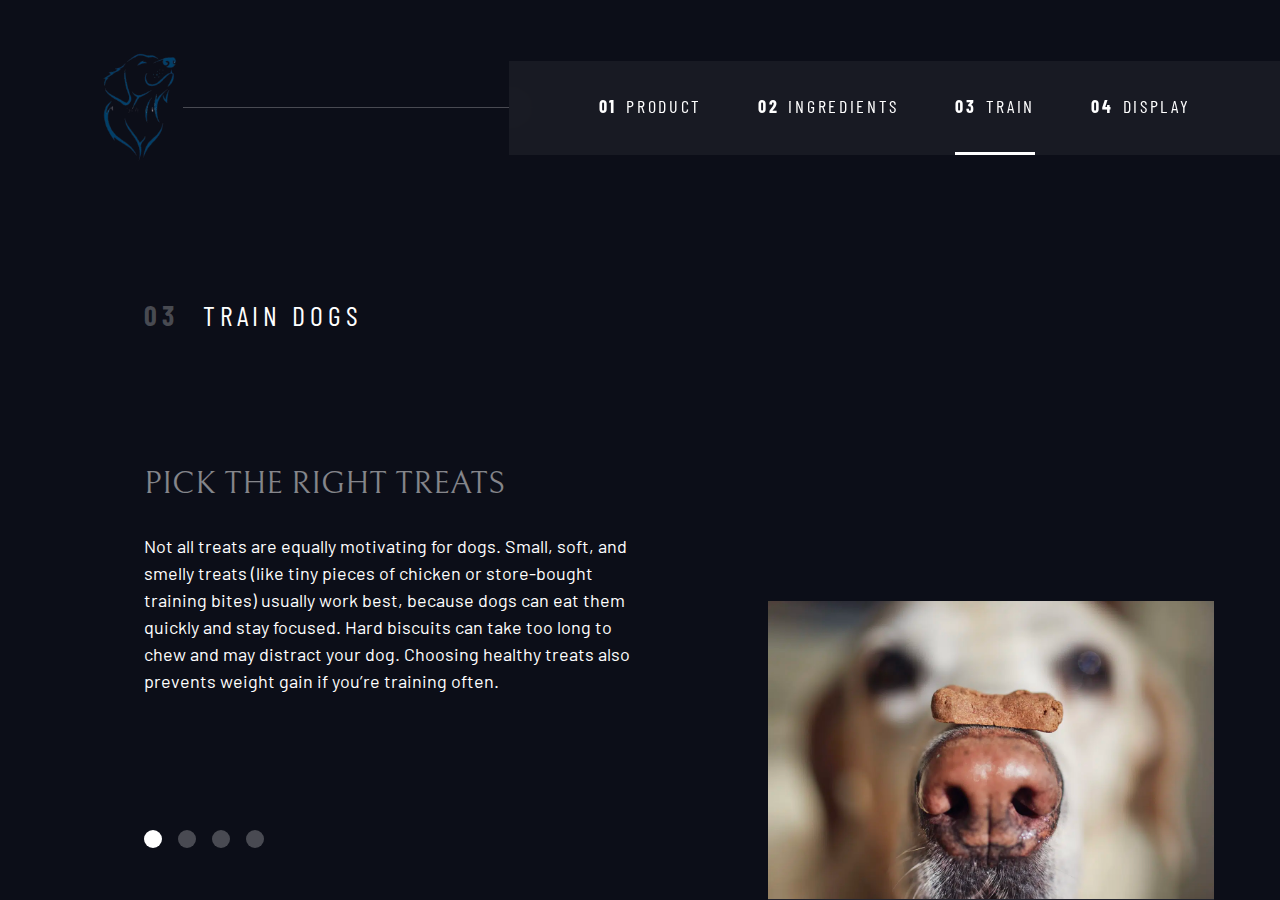
<file: crew.html>
<!DOCTYPE html>
<html lang="en">

<head>
  <meta charset="UTF-8">
  <meta name="viewport" content="width=device-width, initial-scale=1.0">

  <link rel="icon" type="image/jpg" sizes="32x32" href="logo.jpg">
  
  <link rel="preconnect" href="https://fonts.googleapis.com">
  <link rel="preconnect" href="https://fonts.gstatic.com" crossorigin>
  <link
    href="https://fonts.googleapis.com/css2?family=Barlow+Condensed:wght@400;700&family=Bellefair&family=Barlow:wght@400;700&display=swap"
    rel="stylesheet">

  
  <link rel="stylesheet" href="index.css">
  <title>Dog Treats</title>
  <script src="navigation.js" defer></script>
  <script src="tabs.js" defer></script>

</head>

<body class="crew">
  <a class="skip-to-content" href="#main">Skip to content</a>
  <header class="primary-header flex">
    <div>
      <img src="logo.png" class="logo">
    </div>
    <button class="mobile-nav-toggle" aria-controls="primary-navigation"><span class="sr-only"
        aria-expanded="false">Menu</span></button>
    <nav>
      <ul id="primary-navigation" data-visible="false" class="primary-navigation underline-indicators flex">
        <li><a class="ff-sans-cond uppercase text-white letter-spacing-2" href="index.html"><span
              aria-hidden="true">01</span>Product</a>
        <li><a class="ff-sans-cond uppercase text-white letter-spacing-2" href="destination.html"><span
              aria-hidden="true">02</span>Ingredients</a>
        <li class="active"><a class="ff-sans-cond uppercase text-white letter-spacing-2" href="crew.html"><span
              aria-hidden="true">03</span>Train</a>
        <li><a class="ff-sans-cond uppercase text-white letter-spacing-2" href="technology.html"><span
              aria-hidden="true">04</span>Display</a>
      </ul>
    </nav>
  </header>

  <main id="main" class="grid-container grid-container--crew flow">
    <h1 class="numbered-title"><span aria-hidden="true">03</span> Train Dogs</h1>

    <div class="dot-indicators flex" role="tablist" aria-label="crew member list">
      <button aria-selected="true" aria-controls="commander-tab" role="tab" data-image="commander-image"
        tabindex="0"><span class="sr-only">Pick the Right Treats</span></button>
      <button aria-selected="false" aria-controls="mission-tab" role="tab" data-image="mission-image"
        tabindex="-1"><span class="sr-only">Give Clear Commands</span></button>
      <button aria-selected="false" aria-controls="pilot-tab" role="tab" data-image="pilot-image" tabindex="-1"><span
          class="sr-only">Reward Immediately</span></button>
      <button aria-selected="false" aria-controls="crew-tab" role="tab" data-image="crew-image" tabindex="-1"><span
          class="sr-only">Repeat and Reduce Treats</span></button>
    </div>

    
    <article class="crew-details flow" id="commander-tab" role="tabpanel" tabindex="0">
      <header class="flow flow--space-small">
        <h2 class="fs-600 ff-serif uppercase">Pick the Right Treats</h2>
      </header>
      <p>Not all treats are equally motivating for dogs. Small, soft, and smelly treats (like tiny pieces of chicken or store-bought training bites) usually work best, because dogs can eat them quickly and stay focused. Hard biscuits can take too long to chew and may distract your dog. Choosing healthy treats also prevents weight gain if you’re training often.</p>
    </article>

    
    <article hidden class="crew-details flow" id="mission-tab" role="tabpanel" tabindex="0">
      <header class="flow flow--space-small">
        <h2 class="fs-600 ff-serif uppercase">Give Clear Commands</h2>
      </header>
      <p>Dogs learn best when the words and tone you use are always the same. For example, if you want your dog to sit, always say “Sit” instead of mixing it with “Sit down” or “Please sit.” Speak in a calm but firm voice and pair the word with a hand signal if you want. This consistency helps your dog understand what you’re asking.</p>
    </article>

    
    <article hidden class="crew-details flow" id="pilot-tab" role="tabpanel" tabindex="0">
      <header class="flow flow--space-small">
        <h2 class="fs-600 ff-serif uppercase">Reward Immediately</h2>
      </header>
      <p>Timing is everything. The moment your dog performs the behavior—like sitting—you should give the treat right away. If you wait too long, your dog may not connect the action with the reward and could think you’re rewarding something else. Quick rewards teach them exactly which behavior earned the treat.</p>
    </article>

    
    <article hidden class="crew-details flow" id="crew-tab" role="tabpanel" tabindex="0">
      <header class="flow flow--space-small">
        <h2 class="fs-600 ff-serif uppercase">Repeat and Reduce Treats</h2>
      </header>
      <p>Repetition is how dogs learn. Practice commands in short sessions (5–10 minutes) several times a day, so your dog doesn’t get bored. Once your dog consistently obeys, start rewarding with treats less often, and mix in praise, petting, or play. This way, your dog doesn’t only listen when food is involved but also responds to you because they’ve built the habit.</p>
    </article>

    <picture id="commander-image">
      <source srcset="dog-treat.jpg" type="image/png">
      <img src="dog-treat.jpg">
    </picture>
    <picture hidden id="mission-image">
      <source srcset="command.jpg" type="image/png">
      <img src="command.jpg">
    </picture>
    <picture hidden id="pilot-image">
      <source srcset="reward.jpg" type="image/jpg">
      <img src="reward.jpg">
    </picture>
    <picture hidden id="crew-image">
      <source srcset="repeat.jpg" type="image/jpg">
      <img src="repeat.jpg">
    </picture>
  </main>
</body>

</html>
</file>
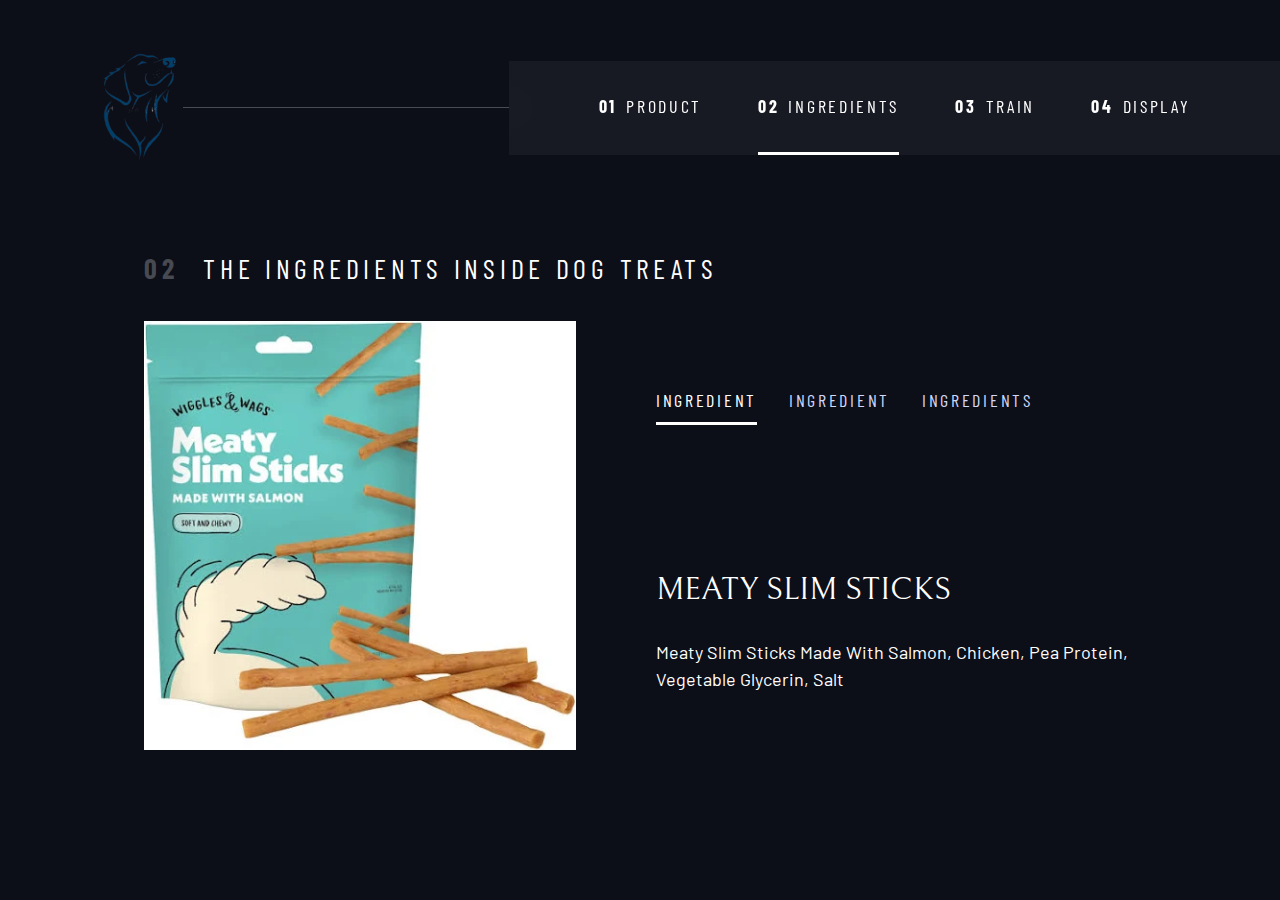
<file: destination.html>
<!DOCTYPE html>
<html lang="en">
<head>
  <meta charset="UTF-8">
  <meta name="viewport" content="width=device-width, initial-scale=1.0">

  <link rel="icon" type="image/jpg" sizes="32x32" href="logo.jpg">
  
  <link rel="preconnect" href="https://fonts.googleapis.com">
  <link rel="preconnect" href="https://fonts.gstatic.com" crossorigin>
  <link href="https://fonts.googleapis.com/css2?family=Barlow+Condensed:wght@400;700&family=Bellefair&family=Barlow:wght@400;700&display=swap"
      rel="stylesheet">
      
  
  <link rel="stylesheet" href="index.css">
  <title>Dog Treats</title>
  <script src="navigation.js" defer></script>
  <script src="tabs.js" defer></script>
</head>

<body class="destination">
  <a class="skip-to-content" href="#main">Skip to content</a>
  <header class="primary-header flex">
    <div>
      <img src="logo.png" class="logo">
    </div>
    <button class="mobile-nav-toggle" aria-controls="primary-navigation"><span class="sr-only" aria-expanded="false">Menu</span></button>
    <nav>
        <ul id="primary-navigation" data-visible="false" class="primary-navigation underline-indicators flex">
            <li><a class="ff-sans-cond uppercase text-white letter-spacing-2" href="index.html"><span aria-hidden="true">01</span>Product</a>
            <li class="active"><a class="ff-sans-cond uppercase text-white letter-spacing-2" href="destination.html"><span aria-hidden="true">02</span>Ingredients</a>
            <li><a class="ff-sans-cond uppercase text-white letter-spacing-2" href="crew.html"><span aria-hidden="true">03</span>Train</a>
            <li><a class="ff-sans-cond uppercase text-white letter-spacing-2" href="technology.html"><span aria-hidden="true">04</span>Display</a>
        </ul>
    </nav>
  </header>
  
  <main id="main" class="grid-container grid-container--destination flow">
    <h1 class="numbered-title"><span aria-hidden="true">02</span> The Ingredients Inside Dog Treats</h1>
    
    <picture id="moon-image">
      <source srcset="2.jpg" type="image/jpg">
      <img src="2.jpg">
    </picture>
    <picture hidden id="mars-image">
      <source srcset="4.jpg" type="image/jpf">
      <img src="4.jpg">
    </picture>
    <picture hidden id="europa-image">
      <source srcset="0.jpg" type="image/jpg">
      <img src="0.jpg">
    </picture>
    
    
    <div class="tab-list underline-indicators flex" role="tablist" aria-label="destination list">
        <button aria-selected="true" role="tab" aria-controls="moon-tab" class="uppercase ff-sans-cond text-accent letter-spacing-2" tabindex="0" data-image="moon-image">Ingredient</button>
        <button aria-selected="false" role="tab" aria-controls="mars-tab" class="uppercase ff-sans-cond text-accent letter-spacing-2" tabindex="-1" data-image="mars-image">Ingredient</button>
        <button aria-selected="false" role="tab" aria-controls="europa-tab" class="uppercase ff-sans-cond text-accent letter-spacing-2" tabindex="-1" data-image="europa-image">Ingredients</button>
    </div>

    
    <article class="destination-info flow" id="moon-tab" tabindex="0" role="tabpanel">
      <h2 class="fs-600 ff-serif uppercase">Meaty Slim Sticks</h2>

      <p>Meaty Slim Sticks Made With Salmon, Chicken, Pea Protein, Vegetable
        Glycerin, Salt</p>
    </article>
    
    
    <article hidden class="destination-info flow" id="mars-tab" tabindex="0"  role="tabpanel">
      <h2 class="fs-600 ff-serif uppercase">Soft Savories</h2>

      <p>Soft Savories have Potatoes, Wheat Flour, Peanut Butter, Cane Molasses, Glycerin, Chicken Fat, Peanuts, Bananas, Peas, Technical Pork Gelatin, Natural Flavor, Dried Skimmed Milk, Citric Acid for Freshness, Lactic Acid, Mixed Tocopherols for freshness</p>
    </article>
    
    
    <article hidden class="destination-info flow" id="europa-tab" tabindex="0"  role="tabpanel">
      <h2 class="fs-600 ff-serif uppercase">Fall Favorite P-Nuttier</h2>

      <p>Fall Favorite P-Nuttier contains Whole Wheat Flour, Oatmeal, Wheat Bran, Chicken Fat, Crunchy Peanut Butter, Apples, Carrots, Cane Molasses, Eggs, Maltodextrin, Salt, Natural Peanut Flavor, Mixed Tocopherols added to preserve freshness, Rosemary Extract, Green Tea Extract, Spearmint Extract</p>
    </article>
  </main>
  
<body>
</body>
</html>
</file>
<file: index.css>
:root {
    
    --clr-dark: 230 35% 7%;
    --clr-light: 231 77% 90%;
    --clr-white: 0 0% 100%;
    
    
    --fs-900: clamp(5rem, 8vw + 1rem, 9.375rem);
    --fs-800: 3.5rem;
    --fs-700: 1.5rem;
    --fs-600: 1rem;
    --fs-500: 1rem;
    --fs-400: 0.9375rem;
    --fs-300: 1rem;
    --fs-200: 0.875rem;
    
    
    --ff-serif: "Bellefair", serif;
    --ff-sans-cond: "Barlow Condensed", sans-serif;
    --ff-sans-normal: "Barlow", sans-serif;
}

@media (min-width: 35em) {
    :root {
        --fs-800: 5rem;
        --fs-700: 2.5rem;
        --fs-600: 1.5rem;
        --fs-500: 1.25rem;
        --fs-400: 1rem;
    }
}

@media (min-width: 45em) {
    :root {
        
        --fs-800: 6.25rem;
        --fs-700: 3.5rem;
        --fs-600: 2rem;
        --fs-500: 1.75rem;
        --fs-400: 1.125rem;
    }
}


*,
*::before,
*::after {
    box-sizing: border-box;
}


body,
h1,
h2,
h3,
h4,
h5,
p,
figure,
picture {
    margin: 0; 
}

h1,
h2,
h3,
h4,
h5,
h6,
p {
    font-weight: 400;
}


body {
    font-family: var(--ff-sans-normal);
    font-size: var(--fs-400);
    color: hsl( var(--clr-white) );
    background-color: hsl( var(--clr-dark) );
    line-height: 1.5;
    min-height: 100vh;
    
    display: grid;
    grid-template-rows: min-content 1fr;
    
    overflow-x: hidden;
}

img,
picutre {
    max-width: 100%;
    display: block;
}

input,
button,
textarea,
select {
    font: inherit;
}

@media (prefers-reduced-motion: reduce) {  
  *,
  *::before,
  *::after {
    animation-duration: 0.01ms !important;
    animation-iteration-count: 1 !important;
    transition-duration: 0.01ms !important;
    scroll-behavior: auto !important;
  }
}



.flex {
    display: flex;
    gap: var(--gap, 1rem);
}

.grid {
    display: grid;
    gap: var(--gap, 1rem);
}

.d-block {
    display: block;
}

.flow > *:where(:not(:first-child)) {
    margin-top: var(--flow-space, 1rem);
}

.flow--space-small {
    --flow-space: .75rem;
}

.container {
    padding-inline: 2em;
    margin-inline: auto;
    max-width: 80rem;
}

.sr-only {
  position: absolute; 
  width: 1px;
  height: 1px;
  padding: 0;
  margin: -1px; 
  overflow: hidden;
  clip: rect(0, 0, 0, 0);
  white-space: nowrap; 
  border: 0;
}

.skip-to-content {
    position: absolute;
    z-index: 9999;
    background: hsl( var(--clr-white) );
    color: hsl( var(--clr-dark) ); 
    padding: .5em 1em;
    margin-inline: auto;
    transform: translateY(-100%);
    transition: transform 250ms ease-in;
}

.skip-to-content:focus {
    transform: translateY(0);
}


.bg-dark { background-color: hsl( var(--clr-dark) );}
.bg-accent { background-color: hsl( var(--clr-light) );}
.bg-white { background-color: hsl( var(--clr-white) );}

.text-dark { color: hsl( var(--clr-dark) );}
.text-accent { color: hsl( var(--clr-light) );}
.text-white { color: hsl( var(--clr-white) );}


.ff-serif { font-family: var(--ff-serif); } 
.ff-sans-cond { font-family: var(--ff-sans-cond); } 
.ff-sans-normal { font-family: var(--ff-sans-normal); } 

.letter-spacing-1 { letter-spacing: 4.75px; } 
.letter-spacing-2 { letter-spacing: 2.7px; } 
.letter-spacing-3 { letter-spacing: 2.35px; } 

.uppercase { text-transform: uppercase; }

.fs-900 { font-size: var(--fs-900); }
.fs-800 { font-size: var(--fs-800); }
.fs-700 { font-size: var(--fs-700); }
.fs-600 { font-size: var(--fs-600); }
.fs-500 { font-size: var(--fs-500); }
.fs-400 { font-size: var(--fs-400); }
.fs-300 { font-size: var(--fs-300); }
.fs-200 { font-size: var(--fs-200); }

.fs-900,
.fs-800,
.fs-700,
.fs-600 {
    line-height: 1.1;
}

.numbered-title {
    font-family: var(--ff-sans-cond);
    font-size: var(--fs-500);
    text-transform: uppercase;
    letter-spacing: 4.72px; 
}

.numbered-title span {
    margin-right: .5em;
    font-weight: 700;
    color: hsl( var(--clr-white) / .25);
}



.large-button {
    font-size: 2rem;
    position: relative;
    z-index: 1;
    display: inline-grid;
    place-items: center;
    padding: 0 2em;
    border-radius: 50%;
    aspect-ratio: 1;
    text-decoration: none;
}

.large-button::after {
    content: '';
    position: absolute;
    z-index: -1;
    width: 100%;
    height: 100%;
    background: hsl( var(--clr-white) / .1);
    border-radius: 50%;
    opacity: 0;
    transition: opacity 500ms linear, transform 750ms ease-in-out;
}
 
.large-button:hover::after,
.large-button:focus::after {
    opacity: 1;
    transform: scale(1.5);
}


.logo {
    margin: 1.5rem clamp(1.5rem, 5vw, 3.5rem);
}

.primary-header {
    justify-content: space-between;
    align-items: center;
}

.primary-navigation {
    --gap: clamp(1.5rem, 5vw, 3.5rem);
    --underline-gap: 2rem;
    list-style: none;
    padding: 0;
    margin: 0;
    background: hsl( var(--clr-white) / 0.05);
    backdrop-filter: blur(1.5rem);
}

.primary-navigation a {
    text-decoration: none;
}

.primary-navigation a > span {
    font-weight: 700;
    margin-right: .5em;
}

.mobile-nav-toggle {
    display: none;
}

@media (max-width: 35rem) {
    .primary-navigation {
        --underline-gap: .5rem;
        position: fixed;
        z-index: 1000;
        inset: 0 0 0 30%;
        list-style: none;
        padding: min(20rem, 15vh) 2rem;
        margin: 0;
        flex-direction: column;
        transform: translateX(100%);
        transition: transform 500ms ease-in-out;
    }
    
    .primary-navigation[data-visible="true"] {
        transform: translateX(0);
    }
    
    .primary-navigation.underline-indicators > .active {
       border: 0;
    }
    
    .mobile-nav-toggle {
        display: block;
        position: absolute;
        z-index: 2000;
        right: 1rem;
        top: 2rem;
        background: transparent;
        background-image: url(icon-hamburger.svg);
        background-repeat: no-repeat;
        background-position: center;
        width: 1.5rem;
        aspect-ratio: 1;
        border: 0;
    }
    
    .mobile-nav-toggle[aria-expanded="true"] {
        background-image: url(icon-close.svg);
    }
    
    .mobile-nav-toggle:focus-visible {
        outline: 5px solid white;
        outline-offset: 5px;
    }
    
}

@media (min-width: 35em) {
    .primary-navigation {
        padding-inline: clamp(3rem, 7vw, 7rem);
    }
}

@media (min-width: 35em) and (max-width: 44.999em) {
    .primary-navigation a > span {
        display: none;
    }
}

@media (min-width: 45em) {
    
     .primary-header::after {
         content: '';
         display: block;
         position: relative;
         height: 1px;
         width: 100%;
         margin-right: -2.5rem;
         background: hsl( var(--clr-white) / .25);
         order: 1;
     }
     
    nav {
        order: 2;
    }
    
    .primary-navigation {
        margin-block: 2rem;
    }
    
   
}


.underline-indicators > * {
    cursor: pointer;
    padding: var(--underline-gap, .5rem) 0;
    border: 0;
    border-bottom: .2rem solid hsl( var(--clr-white) / 0 );
    background-color: transparent;
}

.underline-indicators > *:hover,
.underline-indicators > *:focus {
    border-color: hsl( var(--clr-white) / .5);
}

.underline-indicators > .active,
.underline-indicators > [aria-selected="true"] {
    color: hsl( var(--clr-white) / 1);
    border-color: hsl( var(--clr-white) / 1); 
}

.tab-list {
    --gap: 2rem;
}

.dot-indicators > * {
    cursor: pointer;
    border: 0;
    border-radius: 50%;
    padding: .5em;
    background-color: hsl( var(--clr-white) / .25);
}
 
.dot-indicators > *:hover,
.dot-indicators > *:focus { 
    background-color: hsl( var(--clr-white) / .5);
}

.dot-indicators > [aria-selected="true"] {
    background-color: hsl( var(--clr-white) / 1); 
}


body {
    background-size: cover;
    background-position: bottom center;
}


.grid-container {
    text-align: center;
    display: grid;
    place-items: center;
    padding-inline: 1rem;
    padding-bottom: 4rem;
}

.grid-container p:not([class]) {
    max-width: 50ch;
}

.numbered-title {
    grid-area: title;
}


.grid-container--destination {
    --flow-space: 2rem;
    grid-template-areas: 
        'title'
        'image'
        'tabs'
        'content';
}

.grid-container--destination > picture {
    grid-area: image;
    max-width: 60%;
    align-self: start;
}

.grid-container--destination > .tab-list {
    grid-area: tabs;
}

.grid-container--destination > .destination-info {
    grid-area: content;
}

.destination-meta {
    flex-direction: column;
    border-top: 1px solid hsl( var(--clr-white) / .1);
    padding-top: 2.5rem;
    margin-top: 2.5rem;
}

.destination-meta p {
    font-size: 1.75rem;
}


.grid-container--crew {
    --flow-space: 2rem;
    grid-template-areas: 
        'title'
        'image'
        'tabs'
        'content';
}

.grid-container--crew > picture {
    grid-area: image;
    max-width: 60%;
    border-bottom: 1px solid hsl( var(--clr-white) / .1);
}

.grid-container--crew > .dot-indicators {
    grid-area: tabs;
}

.grid-container--crew > .crew-details {
    grid-area: content;
}

.crew-details h2 {
    color: hsl( var(--clr-white) / .5);
}

@media (min-width: 35em) {
    .numbered-title {
        justify-self: start;
        margin-top: 2rem;
    }
    
    .destination-meta {
        flex-direction: row;
        justify-content: space-evenly;
    }
    
    .grid-container--crew {
        padding-bottom: 0;
        grid-template-areas: 
            'title'
            'content'
            'tabs'
            'image';
    }
    
    
}

@media (min-width: 45em) {
    .grid-container {
        text-align: left;
        column-gap: var(--container-gap, 2rem);
        grid-template-columns: minmax(1rem, 1fr) repeat(2, minmax(0, 30rem)) minmax(1rem, 1fr);
    }
    
    .grid-container--home {
        padding-bottom: max(6rem, 20vh);
        align-items: end;
    }
    
    .grid-container--home > *:first-child {
        grid-column: 2;
    }

    .grid-container--home > *:last-child {
        grid-column: 3;
    }
    
    .grid-container--destination {
        justify-items: start;
        align-content: start;
        grid-template-areas: 
            '. title title .'
            '. image tabs .'
            '. image content .';
    }
    
    .grid-container--destination > picture {
        max-width: 90%;
    }
     
    .destination-meta {
        --gap: min(6vw, 6rem);
        justify-content: start;
    }
    
    .grid-container--crew {
        grid-template-columns: minmax(1rem, 1fr) minmax(0, 37rem) minmax(0, 23rem) minmax(1rem, 1fr);
        justify-items: start;
        grid-template-areas: 
            '. title title .'
            '. content image .'
            '. tabs image .';
    } 
    
    .grid-container--crew > picture {
        grid-column: span 2;
        align-self: end; 
        max-width: 90%;
    }

}
</file>
